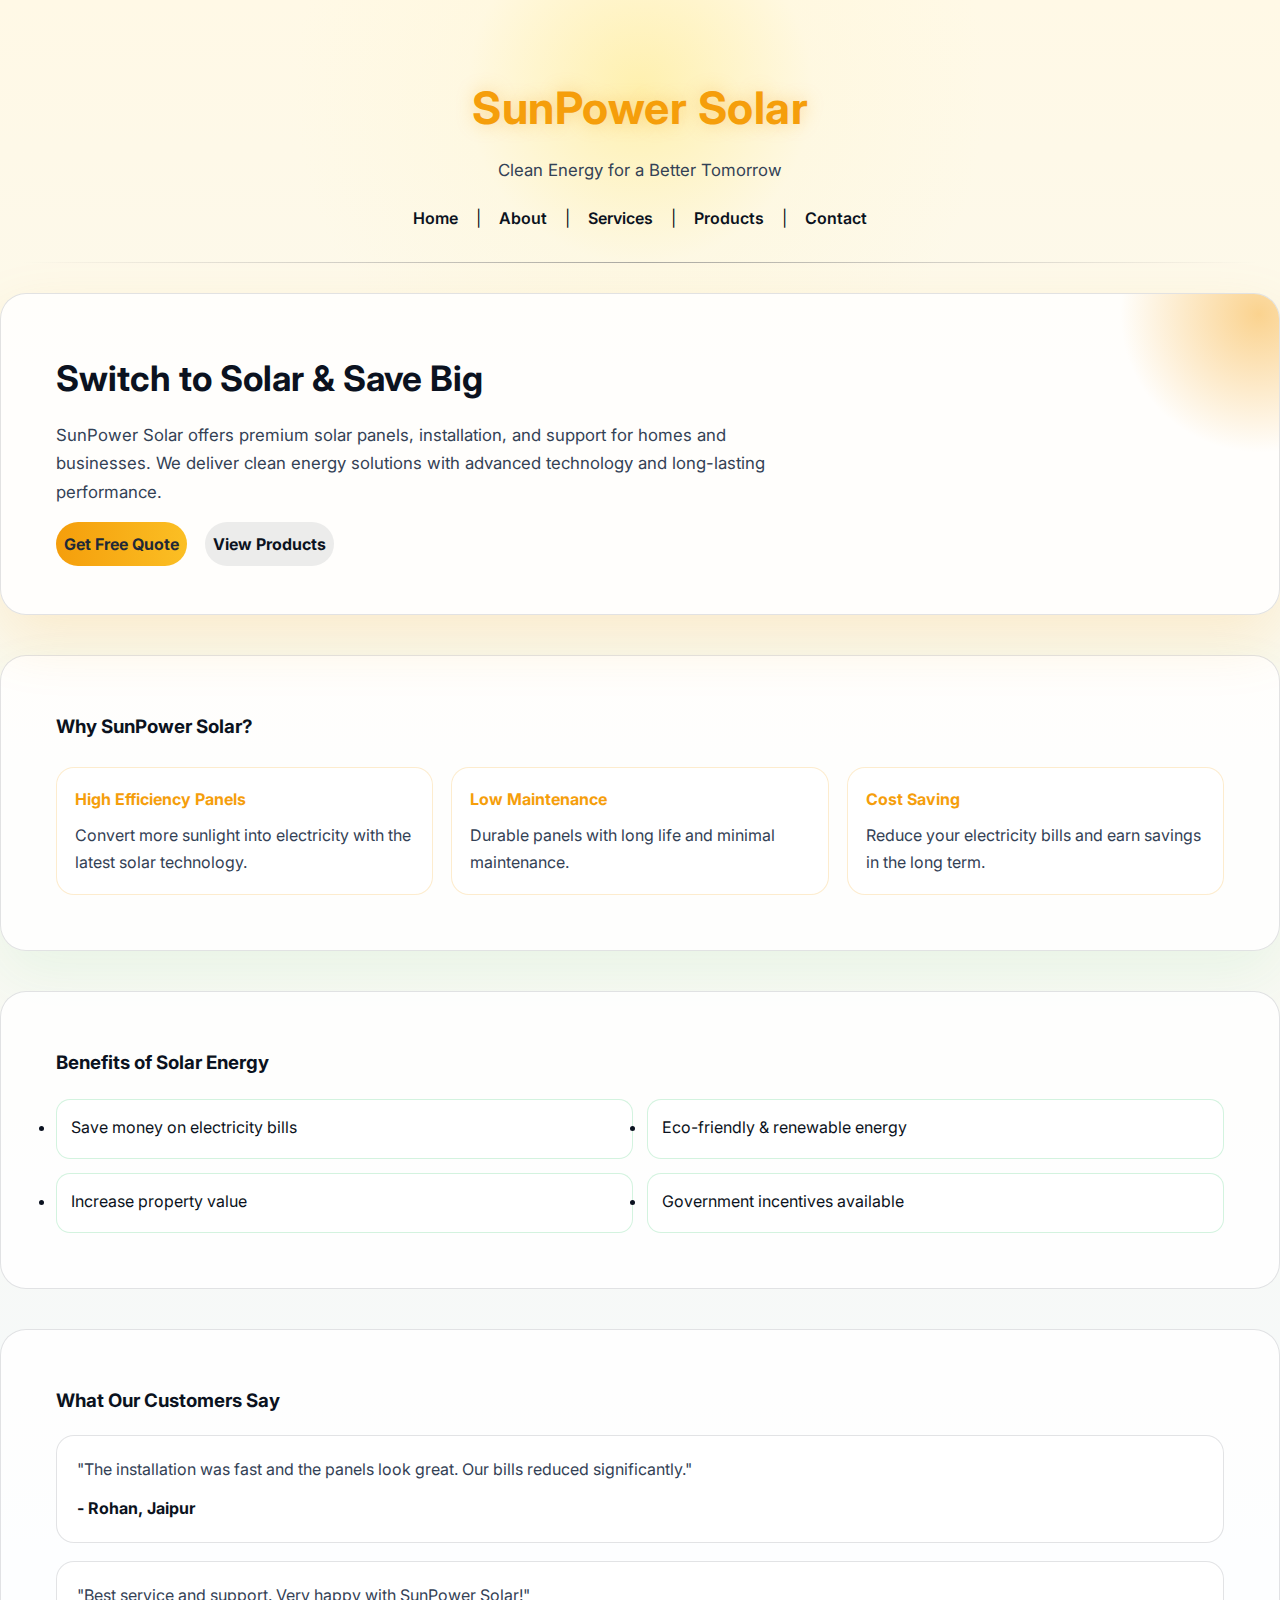
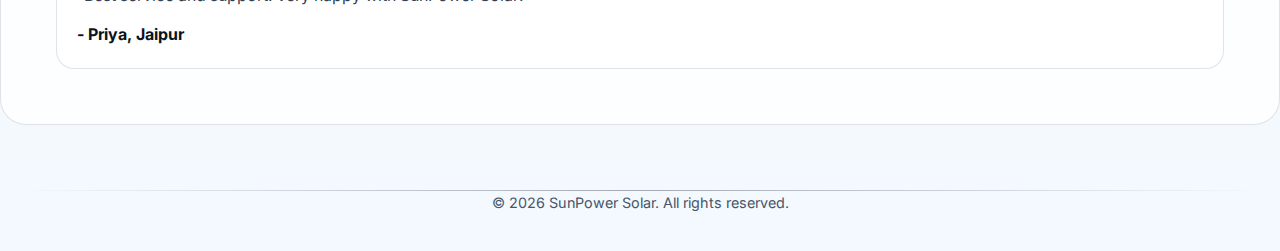
<file: index.html>
<!DOCTYPE html>
<html lang="en">
<head>
  <meta charset="UTF-8">
  <title>SunPower Solar | Home</title>
  <link rel="stylesheet" href="home.css">
</head>
<body>

  <header>
    <h1>SunPower Solar</h1>
    <p>Clean Energy for a Better Tomorrow</p>

    <nav>
      <a href="index.html">Home</a> |
      <a href="about.html">About</a> |
      <a href="services.html">Services</a> |
      <a href="products.html">Products</a> |
      <a href="contact.html">Contact</a>
    </nav>
    <hr>
  </header>

  <!-- HERO -->
  <section class="hero">
    <h2>Switch to Solar & Save Big</h2>
    <p>
      SunPower Solar offers premium solar panels, installation, and support for homes and businesses.
      We deliver clean energy solutions with advanced technology and long-lasting performance.
    </p>
    <div class="hero-btn">
      <a href="contact.html">Get Free Quote</a>
      <a href="products.html" class="btn-secondary">View Products</a>
    </div>
  </section>

  <!-- FEATURES -->
  <section class="features">
    <h3>Why SunPower Solar?</h3>
    <div class="cards">
      <div class="card">
        <h4>High Efficiency Panels</h4>
        <p>Convert more sunlight into electricity with the latest solar technology.</p>
      </div>
      <div class="card">
        <h4>Low Maintenance</h4>
        <p>Durable panels with long life and minimal maintenance.</p>
      </div>
      <div class="card">
        <h4>Cost Saving</h4>
        <p>Reduce your electricity bills and earn savings in the long term.</p>
      </div>
    </div>
  </section>

  <!-- BENEFITS -->
  <section class="benefits">
    <h3>Benefits of Solar Energy</h3>
    <ul>
      <li>Save money on electricity bills</li>
      <li>Eco-friendly & renewable energy</li>
      <li>Increase property value</li>
      <li>Government incentives available</li>
    </ul>
  </section>

  <!-- TESTIMONIALS -->
  <section class="testimonials">
    <h3>What Our Customers Say</h3>
    <div class="test-card">
      <p>
        "The installation was fast and the panels look great. Our bills reduced significantly."
      </p>
      <span>- Rohan, Jaipur</span>
    </div>
    <div class="test-card">
      <p>
        "Best service and support. Very happy with SunPower Solar!"
      </p>
      <span>- Priya, Jaipur</span>
    </div>
  </section>

  <!-- FOOTER -->
  <footer>
    <hr>
    <p>© 2026 SunPower Solar. All rights reserved.</p>
  </footer>

</body>
</html>
</file>
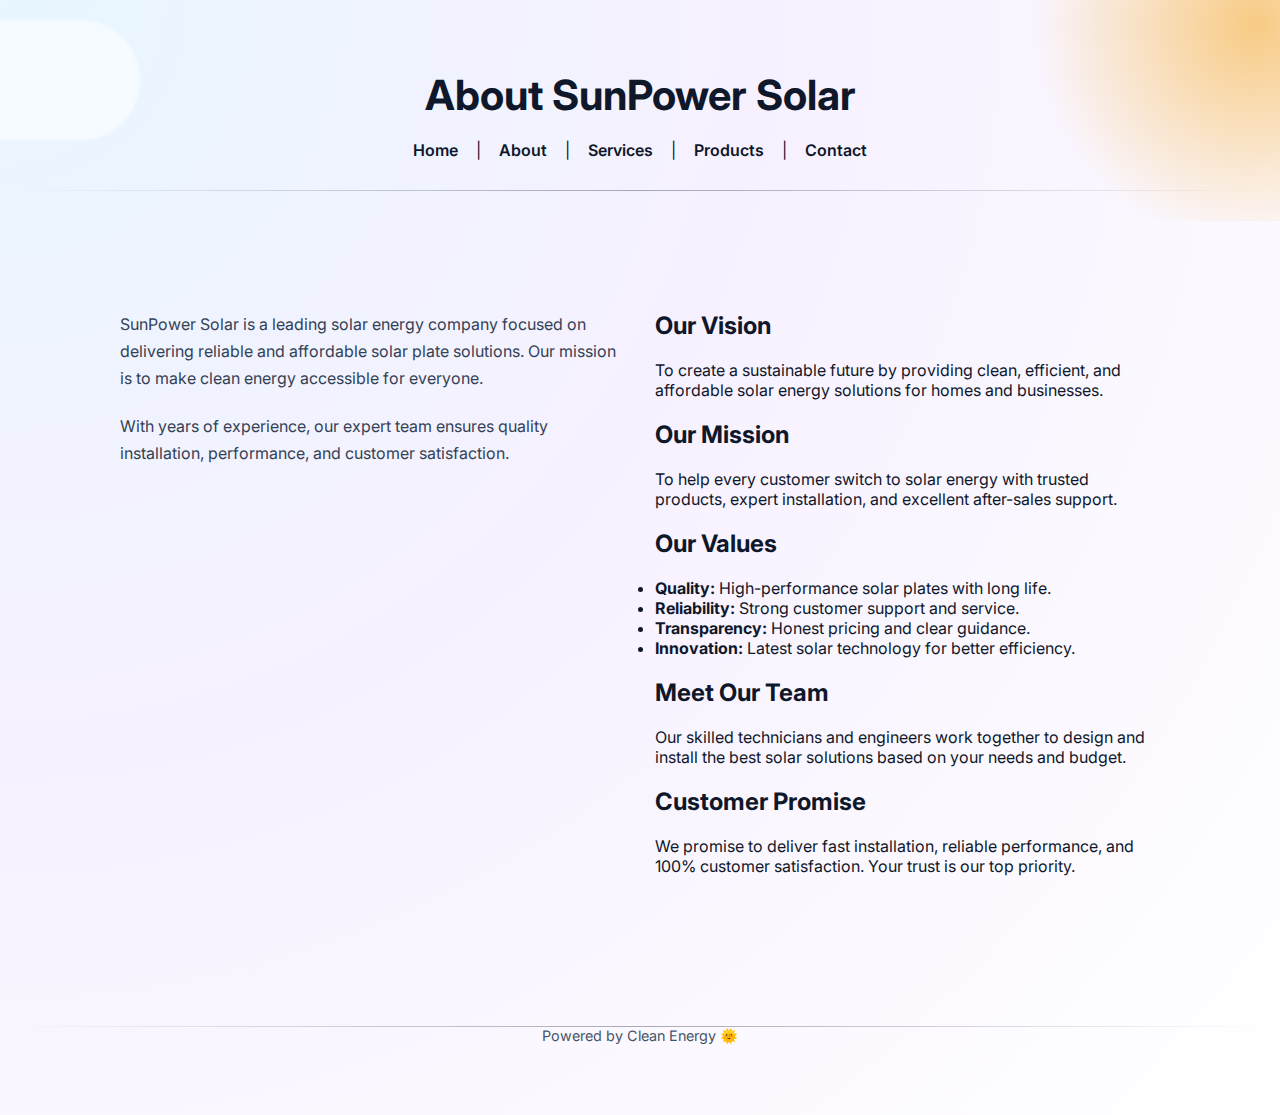
<file: about.html>
<!DOCTYPE html>
<html lang="en">
<head>
  <meta charset="UTF-8">
  <title>About Us | SunPower Solar</title>
  <link rel="stylesheet" href="about.css">
</head>
<body>

  <header>
    <h1>About SunPower Solar</h1>
    <nav>
      <a href="index.html">Home</a> |
      <a href="about.html">About</a> |
      <a href="services.html">Services</a> |
      <a href="products.html">Products</a> |
      <a href="contact.html">Contact</a>
    </nav>
    <hr>
  </header>

  <!-- ======= ABOUT CONTENT ======= -->
  <section class="about-container">

    <div class="about-intro">
      <p>
        SunPower Solar is a leading solar energy company focused on delivering
        reliable and affordable solar plate solutions. Our mission is to make
        clean energy accessible for everyone.
      </p>

      <p>
        With years of experience, our expert team ensures quality installation,
        performance, and customer satisfaction.
      </p>
    </div>

    <div class="about-details">
      <h2>Our Vision</h2>
      <p>
        To create a sustainable future by providing clean, efficient, and
        affordable solar energy solutions for homes and businesses.
      </p>

      <h2>Our Mission</h2>
      <p>
        To help every customer switch to solar energy with trusted products,
        expert installation, and excellent after-sales support.
      </p>

      <h2>Our Values</h2>
      <ul>
        <li><strong>Quality:</strong> High-performance solar plates with long life.</li>
        <li><strong>Reliability:</strong> Strong customer support and service.</li>
        <li><strong>Transparency:</strong> Honest pricing and clear guidance.</li>
        <li><strong>Innovation:</strong> Latest solar technology for better efficiency.</li>
      </ul>

      <h2>Meet Our Team</h2>
      <p>
        Our skilled technicians and engineers work together to design and install
        the best solar solutions based on your needs and budget.
      </p>

      <h2>Customer Promise</h2>
      <p>
        We promise to deliver fast installation, reliable performance, and
        100% customer satisfaction. Your trust is our top priority.
      </p>
    </div>

  </section>

  <footer>
    <hr>
    <p>Powered by Clean Energy 🌞</p>
  </footer>

</body>
</html>
</file>
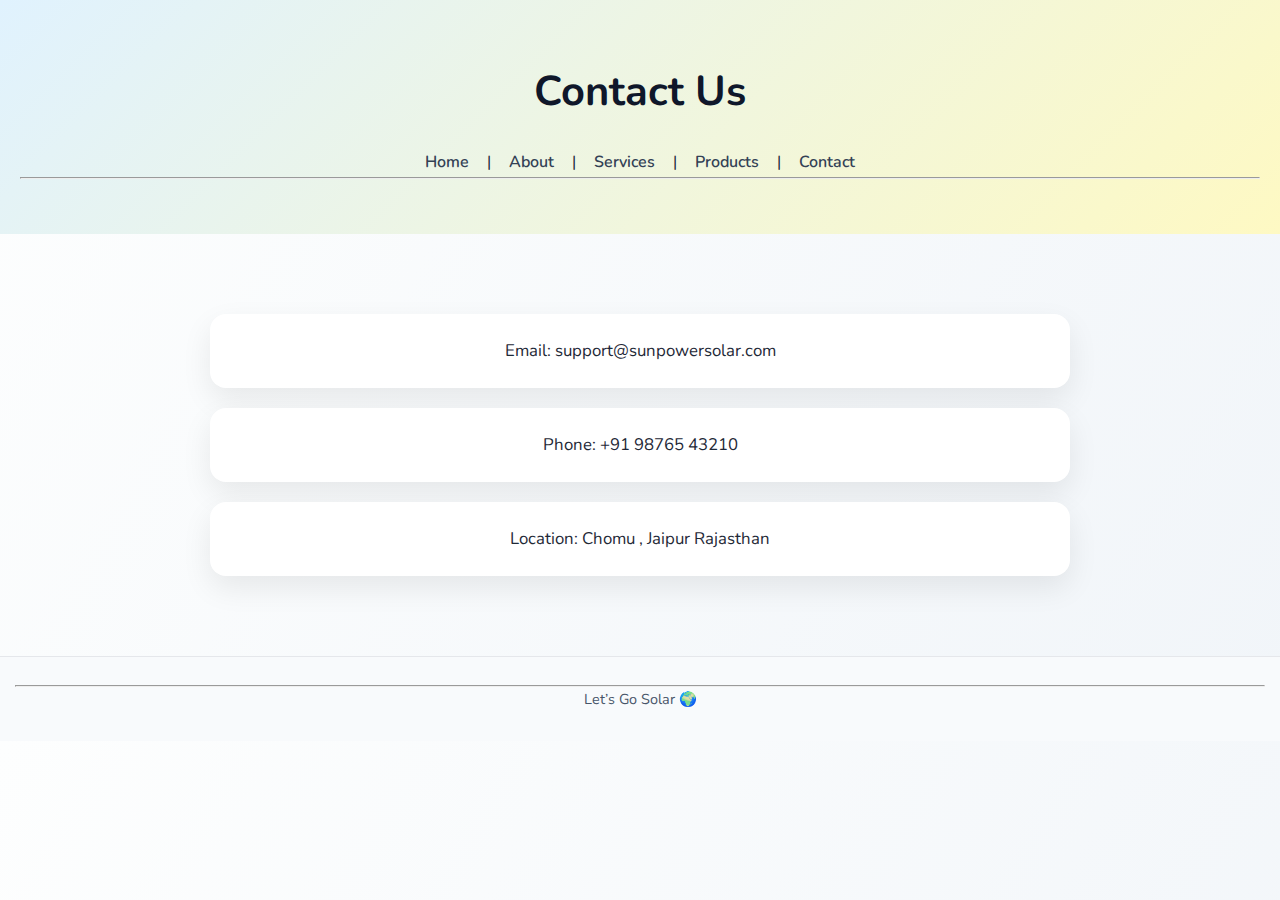
<file: contact.html>
<!DOCTYPE html>
<html lang="en">
<head>
  <meta charset="UTF-8">
  <meta name="viewport" content="width=device-width, initial-scale=1.0">
  <title>Contact Us | SunPower Solar</title>
 <link rel="stylesheet" href="contact.css">


</head>
<body>

  <header>
    <h1>Contact Us</h1>
    <nav>
      <a href="index.html">Home</a> |
      <a href="about.html">About</a> |
      <a href="services.html">Services</a> |
      <a href="products.html">Products</a> |
      <a href="contact.html">Contact</a>
    </nav>
    <hr>
  </header>

  <section>
    <p>Email: support@sunpowersolar.com</p>
    <p>Phone: +91 98765 43210</p>
    <p>Location: Chomu , Jaipur Rajasthan</p>
  </section>

  <footer>
    <hr>
    <p>Let’s Go Solar 🌍</p>
  </footer>

</body>
</html>
</file>
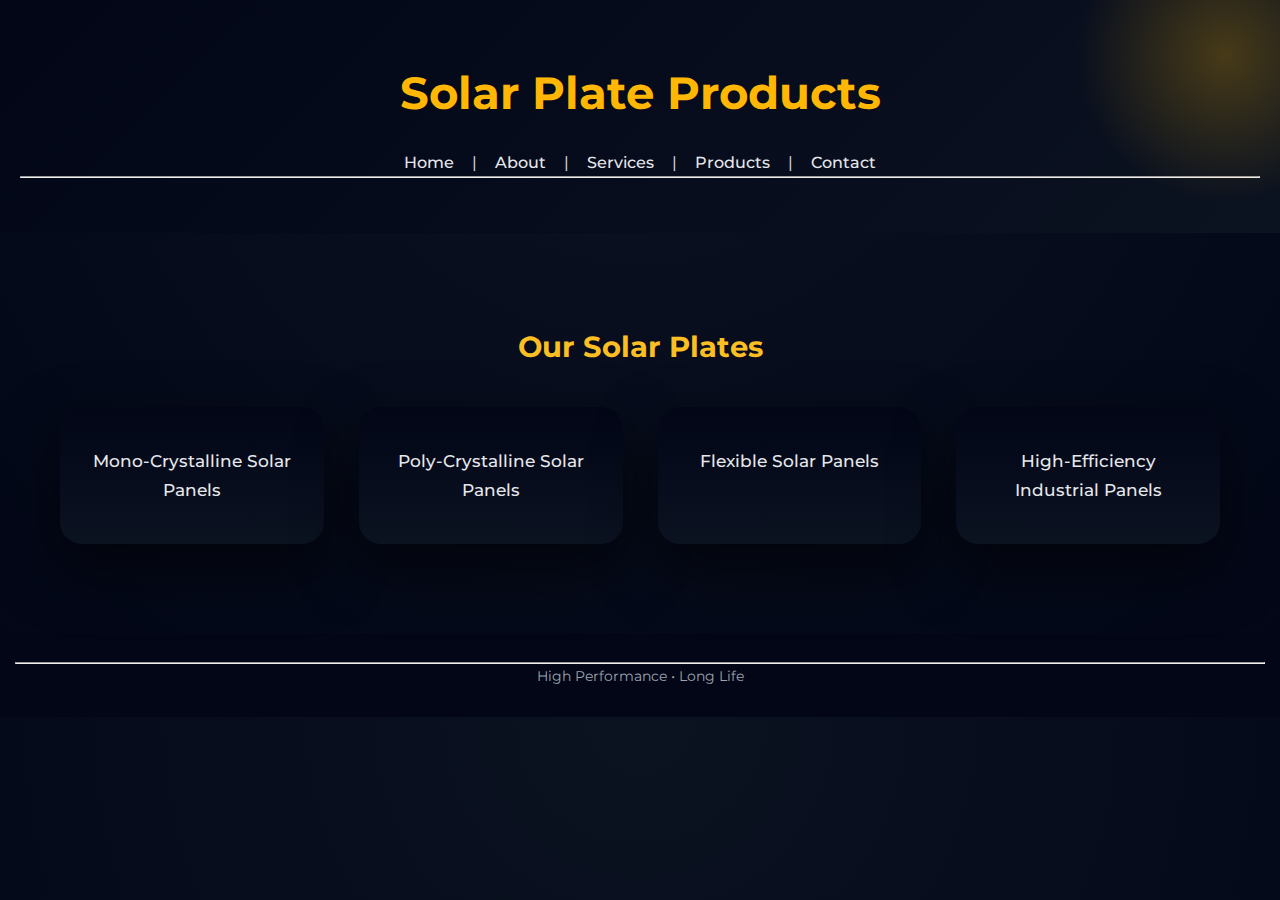
<file: products.html>
<!DOCTYPE html>
<html lang="en">
<head>
  <meta charset="UTF-8">
  <meta name="viewport" content="width=device-width, initial-scale=1.0">
  <title>Products | SunPower Solar</title>
  <link rel="stylesheet" href="products.css">

</head>
<body>

  <header>
    <h1>Solar Plate Products</h1>
    <nav>
      <a href="index.html">Home</a> |
      <a href="about.html">About</a> |
      <a href="services.html">Services</a> |
      <a href="products.html">Products</a> |
      <a href="contact.html">Contact</a>
    </nav>
    <hr>
  </header>

  <section>
    <h3>Our Solar Plates</h3>
    <ul>
      <li>Mono-Crystalline Solar Panels</li>
      <li>Poly-Crystalline Solar Panels</li>
      <li>Flexible Solar Panels</li>
      <li>High-Efficiency Industrial Panels</li>
    </ul>
  </section>

  <footer>
    <hr>
    <p>High Performance • Long Life</p>
  </footer>

</body>
</html>
</file>
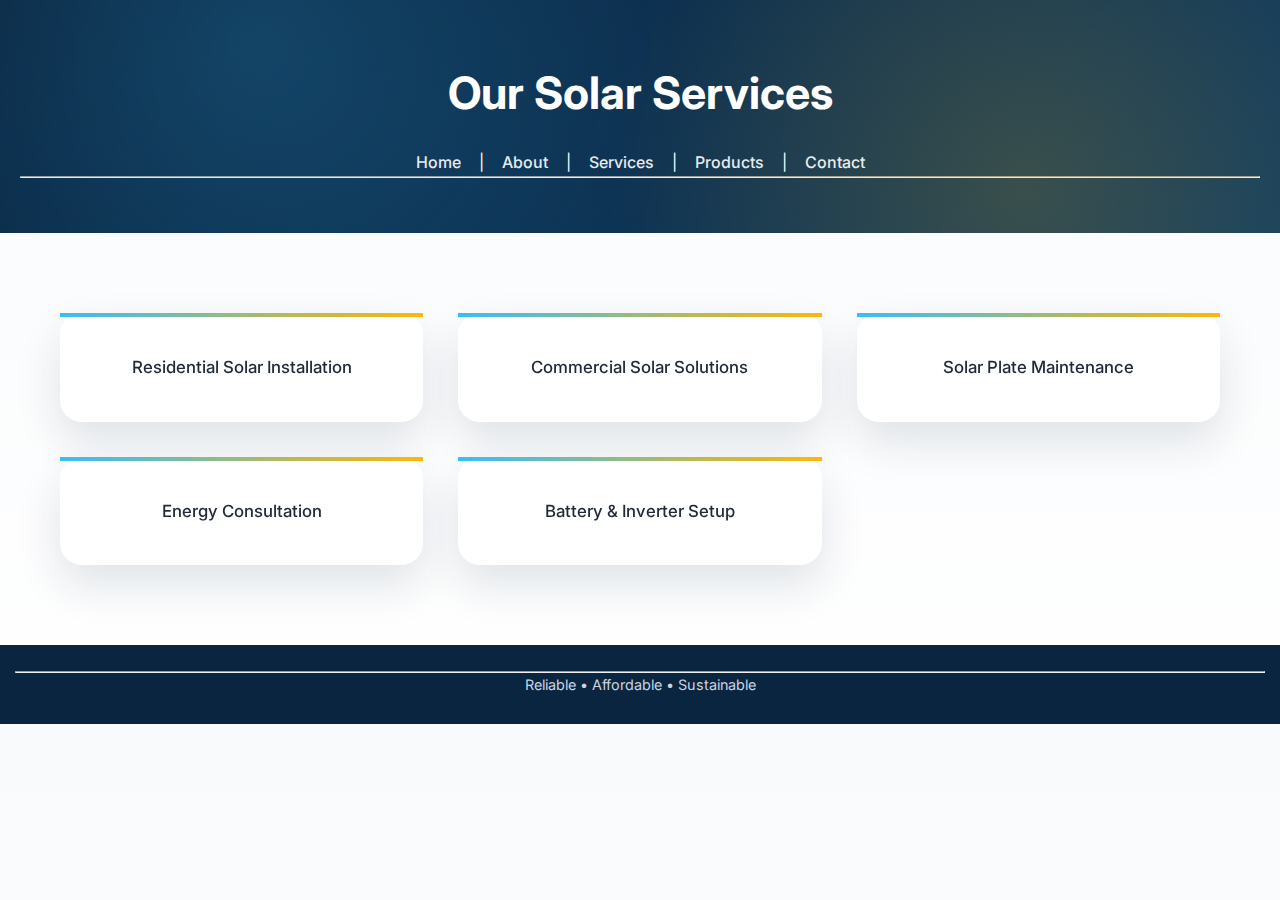
<file: services.html>
<!DOCTYPE html>
<html lang="en">
<head>
  <meta charset="UTF-8">
  <title>Services | SunPower Solar</title>
  <link rel="stylesheet" href="services.css">

</head>
<body>

  <header>
    <h1>Our Solar Services</h1>
    <nav>
      <a href="index.html">Home</a> |
      <a href="about.html">About</a> |
      <a href="services.html">Services</a> |
      <a href="products.html">Products</a> |
      <a href="contact.html">Contact</a>
    </nav>
    <hr>
  </header>

  <section>
    <ul>
      <li>Residential Solar Installation</li>
      <li>Commercial Solar Solutions</li>
      <li>Solar Plate Maintenance</li>
      <li>Energy Consultation</li>
      <li>Battery & Inverter Setup</li>
    </ul>
  </section>

  <footer>
    <hr>
    <p>Reliable • Affordable • Sustainable</p>
  </footer>

</body>
</html>
</file>
<file: contact.css>
/* ======================
   GOOGLE FONT
====================== */
@import url('https://fonts.googleapis.com/css2?family=Nunito:wght@400;600;700&display=swap');

/* ======================
   RESET
====================== */
* {
  margin: 0;
  padding: 0;
  box-sizing: border-box;
}

body {
  font-family: 'Nunito', sans-serif;
  background: linear-gradient(120deg, #fdfefe, #f1f5f9);
  color: #1f2937;
  line-height: 1.8;
  animation: pageLoad 0.8s ease;
}

@keyframes pageLoad {
  from { opacity: 0; }
  to { opacity: 1; }
}

/* ======================
   HEADER (SOFT & CLEAN)
====================== */
header {
  background: linear-gradient(135deg, #e0f2fe, #fef9c3);
  text-align: center;
  padding: 55px 20px;
  position: relative;
}

header h1 {
  font-size: 2.6rem;
  font-weight: 700;
  color: #0f172a;
}

header nav {
  margin-top: 18px;
}

header nav a {
  text-decoration: none;
  color: #334155;
  margin: 0 14px;
  font-weight: 600;
  transition: color 0.3s ease;
}

header nav a:hover {
  color: #0284c7;
}

/* ======================
   CONTACT SECTION
====================== */
section {
  max-width: 900px;
  margin: 80px auto;
  padding: 0 20px;
  text-align: center;
}

/* info cards */
section p {
  background: #ffffff;
  padding: 22px 25px;
  margin-bottom: 20px;
  border-radius: 16px;
  font-size: 1.05rem;
  box-shadow: 0 12px 30px rgba(0,0,0,0.08);
  transition: transform 0.35s ease, box-shadow 0.35s ease;
  animation: infoSlide 1s ease forwards;
}

@keyframes infoSlide {
  from {
    opacity: 0;
    transform: translateY(30px);
  }
  to {
    opacity: 1;
    transform: translateY(0);
  }
}

section p:hover {
  transform: translateY(-6px);
  box-shadow: 0 20px 45px rgba(0,0,0,0.12);
}

/* highlight text */
section p strong {
  color: #0284c7;
}

/* ======================
   FOOTER
====================== */
footer {
  background: #f8fafc;
  color: #475569;
  text-align: center;
  padding: 28px 15px;
  font-size: 0.9rem;
  border-top: 1px solid #e5e7eb;
}

/* ======================
   RESPONSIVE
====================== */
@media (max-width: 768px) {
  header h1 {
    font-size: 2.1rem;
  }

  section {
    margin: 55px auto;
  }
}
</file>
<file: products.css>
/* ======================
   GOOGLE FONT
====================== */
@import url('https://fonts.googleapis.com/css2?family=Montserrat:wght@400;600;700&display=swap');

/* ======================
   RESET
====================== */
* {
  margin: 0;
  padding: 0;
  box-sizing: border-box;
}

body {
  font-family: 'Montserrat', sans-serif;
  background: radial-gradient(circle at top, #0b1220, #020617);
  color: #e5e7eb;
  line-height: 1.7;
  overflow-x: hidden;
  animation: fadeIn 1s ease;
}

@keyframes fadeIn {
  from { opacity: 0; }
  to { opacity: 1; }
}

/* ======================
   HEADER (DARK LUXURY)
====================== */
header {
  background: linear-gradient(135deg, #020617, #0b1220);
  padding: 55px 20px;
  text-align: center;
  position: relative;
  overflow: hidden;
}

/* neon solar flare */
header::before {
  content: "";
  position: absolute;
  width: 350px;
  height: 350px;
  background: radial-gradient(circle, rgba(255,183,3,0.25), transparent 60%);
  top: -120px;
  right: -120px;
  animation: flarePulse 7s infinite alternate;
}

@keyframes flarePulse {
  from { transform: scale(1); opacity: 0.6; }
  to { transform: scale(1.4); opacity: 1; }
}

header h1 {
  font-size: 2.8rem;
  font-weight: 700;
  color: #ffb703;
  position: relative;
  z-index: 1;
}

header nav {
  margin-top: 18px;
  position: relative;
  z-index: 1;
}

header nav a {
  color: #e5e7eb;
  text-decoration: none;
  margin: 0 14px;
  font-weight: 500;
  transition: color 0.3s ease;
}

header nav a:hover {
  color: #ffb703;
}

/* ======================
   PRODUCTS SECTION
====================== */
section {
  max-width: 1200px;
  margin: 90px auto;
  padding: 0 20px;
}

section h3 {
  font-size: 1.8rem;
  margin-bottom: 35px;
  color: #fbbf24;
  text-align: center;
}

/* product grid */
section ul {
  list-style: none;
  display: grid;
  grid-template-columns: repeat(auto-fit, minmax(260px, 1fr));
  gap: 35px;
}

/* ======================
   PRODUCT CARD
====================== */
section ul li {
  background: linear-gradient(180deg, #020617, #0b1220);
  border-radius: 22px;
  padding: 40px 30px;
  text-align: center;
  position: relative;
  box-shadow: 0 25px 60px rgba(0,0,0,0.6);
  transition: transform 0.5s ease, box-shadow 0.5s ease;
  animation: productIn 1.1s ease forwards;
}

@keyframes productIn {
  from {
    opacity: 0;
    transform: translateY(60px) scale(0.95);
  }
  to {
    opacity: 1;
    transform: translateY(0) scale(1);
  }
}

/* neon border glow */
section ul li::before {
  content: "";
  position: absolute;
  inset: 0;
  border-radius: 22px;
  padding: 2px;
  background: linear-gradient(135deg, #ffb703, #38bdf8);
  -webkit-mask: linear-gradient(#fff 0 0) content-box,
                linear-gradient(#fff 0 0);
  -webkit-mask-composite: xor;
  mask-composite: exclude;
  opacity: 0;
  transition: opacity 0.4s ease;
}

section ul li:hover::before {
  opacity: 1;
}

section ul li:hover {
  transform: translateY(-16px) scale(1.03);
  box-shadow: 0 45px 90px rgba(255,183,3,0.25);
}

/* product text */
section ul li {
  font-size: 1.05rem;
  font-weight: 500;
  color: #e5e7eb;
}

/* ======================
   FOOTER
====================== */
footer {
  background: #020617;
  color: #9ca3af;
  text-align: center;
  padding: 28px 15px;
  font-size: 0.9rem;
}

/* ======================
   RESPONSIVE
====================== */
@media (max-width: 768px) {
  header h1 {
    font-size: 2.2rem;
  }

  section {
    margin: 60px auto;
  }
}
</file>
<file: services.css>
/* ======================
   GOOGLE FONT
====================== */
@import url('https://fonts.googleapis.com/css2?family=Inter:wght@300;400;600;700&display=swap');

/* ======================
   RESET
====================== */
* {
  margin: 0;
  padding: 0;
  box-sizing: border-box;
}

body {
  font-family: 'Inter', sans-serif;
  background: linear-gradient(180deg, #f8fafc, #ffffff);
  color: #0a2540;
  line-height: 1.7;
  overflow-x: hidden;
  animation: pageFade 0.9s ease;
}

@keyframes pageFade {
  from { opacity: 0; }
  to { opacity: 1; }
}

/* ======================
   HEADER (NEW THEME)
====================== */
header {
  background: linear-gradient(135deg, #0a2540, #0f3d63);
  color: #ffffff;
  text-align: center;
  padding: 55px 20px;
  position: relative;
  overflow: hidden;
}

/* animated tech grid glow */
header::before {
  content: "";
  position: absolute;
  inset: 0;
  background:
    radial-gradient(circle at 20% 20%, rgba(56,189,248,0.18), transparent 40%),
    radial-gradient(circle at 80% 80%, rgba(255,183,3,0.18), transparent 40%);
  animation: bgShift 12s linear infinite;
}

@keyframes bgShift {
  0% { background-position: 0% 0%, 100% 100%; }
  100% { background-position: 100% 100%, 0% 0%; }
}

header h1 {
  font-size: 2.8rem;
  font-weight: 700;
  position: relative;
  z-index: 1;
}

header nav {
  margin-top: 18px;
  position: relative;
  z-index: 1;
}

header nav a {
  color: #ffffff;
  text-decoration: none;
  margin: 0 14px;
  font-weight: 500;
  opacity: 0.9;
  transition: color 0.3s ease, opacity 0.3s ease;
}

header nav a:hover {
  color: #ffb703;
  opacity: 1;
}

/* ======================
   SERVICES SECTION
====================== */
section {
  max-width: 1200px;
  margin: 80px auto;
  padding: 0 20px;
}

section ul {
  list-style: none;
  display: grid;
  grid-template-columns: repeat(auto-fit, minmax(270px, 1fr));
  gap: 35px;
}

/* ======================
   SERVICE CARD (NEW LOOK)
====================== */
section ul li {
  background: rgba(255,255,255,0.85);
  backdrop-filter: blur(10px);
  padding: 40px 30px;
  border-radius: 22px;
  text-align: center;
  box-shadow: 0 20px 45px rgba(10,37,64,0.12);
  position: relative;
  transition: transform 0.45s ease, box-shadow 0.45s ease;
  animation: cardReveal 1s ease forwards;
}

@keyframes cardReveal {
  from {
    opacity: 0;
    transform: translateY(50px);
  }
  to {
    opacity: 1;
    transform: translateY(0);
  }
}

/* top accent line */
section ul li::before {
  content: "";
  position: absolute;
  top: 0;
  left: 0;
  width: 100%;
  height: 4px;
  background: linear-gradient(90deg, #38bdf8, #ffb703);
}

/* hover effect */
section ul li:hover {
  transform: translateY(-14px);
  box-shadow: 0 35px 70px rgba(10,37,64,0.2);
}

/* service text */
section ul li {
  font-size: 1.05rem;
  font-weight: 500;
  color: #1f2937;
}

/* ======================
   FOOTER
====================== */
footer {
  background: #0a2540;
  color: #cbd5e1;
  text-align: center;
  padding: 26px 15px;
  font-size: 0.9rem;
}

/* ======================
   RESPONSIVE
====================== */
@media (max-width: 768px) {
  header h1 {
    font-size: 2.2rem;
  }

  section {
    margin: 55px auto;
  }
}
</file>
<file: home.css>
@import url('https://fonts.googleapis.com/css2?family=Inter:wght@300;400;600;700&display=swap');

  /* ===== RESET ===== */
  * {
    margin: 0;
    padding: 0;
    box-sizing: border-box;
  }

  body {
    font-family: 'Inter', sans-serif;
    background: linear-gradient(180deg, #fff9e6, #f3f9ff);
    color: #0b1220;
    line-height: 1.7;
    overflow-x: hidden;
  }

  /* ===== HEADER ===== */
  header {
    text-align: center;
    padding: 70px 20px 30px;
    position: relative;
    overflow: hidden;
  }

  /* ===== SUN IMAGE (AESTHETIC) ===== */
  header::before {
    content: "";
    position: absolute;
    top: -240px;
    left: 50%;
    width: 650px;
    height: 650px;
    background: url('https://images.unsplash.com/photo-1520012218363-3b4d2b0e7f8f?auto=format&fit=crop&w=1200&q=80');
    background-size: cover;
    background-position: center;
    opacity: 0.75;
    transform: translateX(-50%);
    z-index: -2;
  }

  /* ===== LIGHT YELLOW SUN SHADE ===== */
  header::after {
    content: "";
    position: absolute;
    top: -260px;
    left: 50%;
    width: 700px;
    height: 700px;
    border-radius: 50%;
    background: radial-gradient(circle, rgba(255, 233, 128, 0.55), rgba(255, 244, 199, 0.18), transparent 70%);
    transform: translateX(-50%);
    animation: sunPulse 6s ease-in-out infinite;
    z-index: -1;
  }

  /* ===== HEADER TEXT ===== */
  header h1 {
    font-size: 2.8rem;
    font-weight: 700;
    color: #f59e0b;
    letter-spacing: 0.5px;
    text-shadow: 0 0 18px rgba(245, 158, 11, 0.35);
  }

  header p {
    margin-top: 10px;
    font-size: 1.05rem;
    color: #334155;
  }

  /* ===== NAV ===== */
  nav {
    margin-top: 20px;
  }

  nav a {
    text-decoration: none;
    margin: 0 14px;
    font-weight: 600;
    color: #0b1220;
    position: relative;
    transition: color 0.3s;
  }

  nav a::after {
    content: "";
    position: absolute;
    left: 0;
    bottom: -6px;
    width: 0%;
    height: 2px;
    background: linear-gradient(90deg, #f59e0b, #22c55e);
    transition: 0.4s ease;
  }

  nav a:hover {
    color: #f59e0b;
  }

  nav a:hover::after {
    width: 100%;
  }

  hr {
    margin-top: 30px;
    border: none;
    height: 1px;
    background: linear-gradient(to right, transparent, rgba(15, 23, 42, 0.35), transparent);
  }

  /* ===== SECTION WRAPPER ===== */
  .wrapper {
    max-width: 1100px;
    margin: 40px auto;
    padding: 0 20px;
  }

  /* ===== HERO ===== */
  .hero {
    padding: 55px;
    background: rgba(255, 255, 255, 0.82);
    border-radius: 26px;
    border: 1px solid rgba(15, 23, 42, 0.12);
    box-shadow: 0 25px 60px rgba(245, 158, 11, 0.15);
    position: relative;
    overflow: hidden;
    animation: fadeUp 1s ease forwards;
  }

  .hero::before {
    content: "";
    position: absolute;
    top: -120px;
    right: -120px;
    width: 280px;
    height: 280px;
    border-radius: 50%;
    background: radial-gradient(circle, rgba(245, 158, 11, 0.45), transparent 70%);
    animation: floatCircle 8s ease-in-out infinite;
  }

  .hero h2 {
    font-size: 2.2rem;
    color: #0b1220;
    margin-bottom: 12px;
  }

  .hero p {
    font-size: 1.05rem;
    color: #334155;
    max-width: 760px;
  }

  .hero-btn {
    margin-top: 25px;
  }

  .hero-btn a {
    text-decoration: none;
    padding: 12px 8px;
    border-radius: 999px;
    font-weight: 700;
    margin-right: 14px;
    transition: transform 0.3s ease;
  }

  .hero-btn a:first-child {
    background: linear-gradient(90deg, #f59e0b, #fbbf24);
    color: #1f2937;
  }

  .hero-btn a.btn-secondary {
    background: rgba(15, 23, 42, 0.08);
    color: #0b1220;
  }

  .hero-btn a:hover {
    transform: translateY(-4px);
  }

  /* ===== FEATURES ===== */
  .features {
    margin-top: 40px;
    padding: 55px;
    background: rgba(255, 255, 255, 0.82);
    border-radius: 26px;
    border: 1px solid rgba(15, 23, 42, 0.12);
    box-shadow: 0 25px 60px rgba(34, 197, 94, 0.08);
    animation: fadeUp 1s ease forwards;
  }

  .features .cards {
    display: grid;
    grid-template-columns: repeat(3, 1fr);
    gap: 18px;
    margin-top: 25px;
  }

  .card {
    padding: 18px;
    border-radius: 18px;
    background: rgba(255, 255, 255, 0.7);
    border: 1px solid rgba(245, 158, 11, 0.2);
    transition: transform 0.3s ease, box-shadow 0.3s ease;
  }

  .card:hover {
    transform: translateY(-10px);
    box-shadow: 0 25px 60px rgba(245, 158, 11, 0.25);
  }

  .card h4 {
    color: #f59e0b;
    margin-bottom: 8px;
  }

  .card p {
    color: #334155;
  }

  /* ===== BENEFITS ===== */
  .benefits {
    margin-top: 40px;
    padding: 55px;
    background: rgba(255, 255, 255, 0.82);
    border-radius: 26px;
    border: 1px solid rgba(15, 23, 42, 0.12);
    animation: fadeUp 1s ease forwards;
  }

  .benefits ul {
    display: grid;
    grid-template-columns: repeat(2, 1fr);
    gap: 14px;
    margin-top: 20px;
  }

  .benefits li {
    padding: 14px;
    border-radius: 14px;
    background: rgba(255, 255, 255, 0.7);
    border: 1px solid rgba(34, 197, 94, 0.2);
    color: #0b1220;
    position: relative;
    min-height: 60px;
  }



  /* ===== TESTIMONIALS ===== */
  .testimonials {
    margin-top: 40px;
    padding: 55px;
    background: rgba(255, 255, 255, 0.82);
    border-radius: 26px;
    border: 1px solid rgba(15, 23, 42, 0.12);
    animation: fadeUp 1s ease forwards;
  }

  .test-card {
    margin-top: 18px;
    padding: 20px;
    border-radius: 18px;
    background: rgba(255, 255, 255, 0.75);
    border: 1px solid rgba(15, 23, 42, 0.12);
  }

  .test-card p {
    font-size: 1rem;
    color: #334155;
  }

  .test-card span {
    display: block;
    margin-top: 12px;
    font-weight: 700;
    color: #0b1220;
  }

  /* ===== FOOTER ===== */
  footer {
    text-align: center;
    padding: 35px 15px;
    color: #475569;
    font-size: 0.9rem;
  }

  /* ===== ANIMATIONS ===== */
  @keyframes sunPulse {
    0%, 100% { transform: translateX(-50%) scale(1); }
    50% { transform: translateX(-50%) scale(1.08); }
  }

  @keyframes fadeUp {
    from {
      opacity: 0;
      transform: translateY(35px);
    }
    to {
      opacity: 1;
      transform: translateY(0);
    }
  }

  @keyframes floatCircle {
    0%, 100% { transform: translate(0, 0); }
    50% { transform: translate(-20px, 20px); }
  }

  /* ===== RESPONSIVE ===== */
  @media (max-width: 1100px) {
    .features .cards {
      grid-template-columns: 1fr;
    }

    .benefits ul {
      grid-template-columns: 1fr;
    }
  }

  @media (max-width: 768px) {
    header h1 {
      font-size: 2.2rem;
    }

    .hero, .features, .benefits, .testimonials {
      padding: 30px;
    }
  }
</file>
<file: about.css>
@import url('https://fonts.googleapis.com/css2?family=Inter:wght@300;400;600;700&display=swap');

/* ===== RESET ===== */
* {
  margin: 0;
  padding: 0;
  box-sizing: border-box;
}

body {
  font-family: 'Inter', sans-serif;
  background: radial-gradient(circle at top left, #e7f6ff 0%, #f7f1ff 45%, #ffffff 100%);
  color: #0f172a;
  overflow-x: hidden;
  padding-bottom: 40px;
}

/* ===== HEADER ===== */
header {
  text-align: center;
  padding: 70px 20px 30px;
  position: relative;
  overflow: hidden;
}

/* BACKGROUND SUN ORB */
header::before {
  content: "";
  position: absolute;
  top: -200px;
  right: -200px;
  width: 450px;
  height: 450px;
  background: radial-gradient(circle, rgba(245,158,11,0.5), rgba(245,158,11,0.0) 70%);
  animation: glowPulse 6s ease-in-out infinite;
}

/* FLOATING CLOUD PARTICLES */
header::after {
  content: "";
  position: absolute;
  top: 20px;
  left: -100px;
  width: 240px;
  height: 120px;
  background: rgba(255,255,255,0.65);
  border-radius: 60px;
  filter: blur(1px);
  animation: cloudMove 10s linear infinite;
  opacity: 0.9;
}

/* HEADER TEXT */
header h1 {
  font-size: 2.6rem;
  color: #0f172a;
  font-weight: 700;
}

header p {
  margin-top: 10px;
  font-size: 1.05rem;
  color: #475569;
}

/* NAV */
nav {
  margin-top: 20px;
}

nav a {
  text-decoration: none;
  margin: 0 14px;
  font-weight: 600;
  color: #0f172a;
  transition: 0.3s;
  position: relative;
}

nav a::after {
  content: "";
  position: absolute;
  left: 0;
  bottom: -6px;
  width: 0;
  height: 2px;
  background: linear-gradient(90deg, #f59e0b, #22c55e);
  transition: 0.4s;
}

nav a:hover {
  color: #f59e0b;
}

nav a:hover::after {
  width: 100%;
}

hr {
  margin-top: 30px;
  border: none;
  height: 1px;
  background: linear-gradient(to right, transparent, rgba(15, 23, 42, 0.35), transparent);
}

/* ===== ABOUT SECTION ===== */
.about-container {
  max-width: 1100px;
  margin: 60px auto;
  padding: 30px;
  display: grid;
  grid-template-columns: 1fr 1fr;
  gap: 30px;
  align-items: start;
}

.about-intro,
.about-details {
  display: flex;
  flex-direction: column;
  gap: 20px;
}

.about-intro h2 {
  font-size: 2rem;
  color: #0f172a;
  margin-bottom: 10px;
}

.about-intro p {
  color: #334155;
  line-height: 1.7;
  font-size: 1rem;
}

/* ABOUT CARD */
.about-card {
  background: rgba(255,255,255,0.75);
  border-radius: 22px;
  border: 1px solid rgba(15,23,42,0.12);
  backdrop-filter: blur(12px);
  box-shadow: 0 30px 80px rgba(15,23,42,0.12);
  padding: 25px;
  animation: cardAppear 1s ease forwards;
}

.about-card h2 {
  margin-bottom: 10px;
  color: #0f172a;
}

.about-card p {
  color: #334155;
  line-height: 1.7;
}

.about-card ul {
  list-style: none;
  padding-left: 0;
}

.about-card ul li {
  margin: 12px 0;
  padding-left: 30px;
  position: relative;
  color: #0f172a;
  font-weight: 500;
}

.about-card ul li::before {
  content: "☀️";
  position: absolute;
  left: 0;
  top: 0;
}

/* HOVER EFFECT */
.about-intro:hover,
.about-details:hover {
  transform: translateY(-8px);
  box-shadow: 0 35px 90px rgba(245,158,11,0.25);
  transition: 0.4s;
}

/* FOOTER */
footer {
  text-align: center;
  padding: 30px 15px;
  color: #475569;
  font-size: 0.9rem;
}

/* ===== ANIMATIONS ===== */
@keyframes glowPulse {
  0%, 100% { transform: scale(1); }
  50% { transform: scale(1.1); }
}

@keyframes cloudMove {
  0% { transform: translateX(0); }
  100% { transform: translateX(900px); }
}

@keyframes cardAppear {
  from {
    opacity: 0;
    transform: translateY(30px);
  }
  to {
    opacity: 1;
    transform: translateY(0);
  }
}

/* ===== RESPONSIVE ===== */
@media (max-width: 768px) {
  header h1 {
    font-size: 2rem;
  }

  .about-container {
    grid-template-columns: 1fr;
    margin: 40px 15px;
  }
}
</file>
